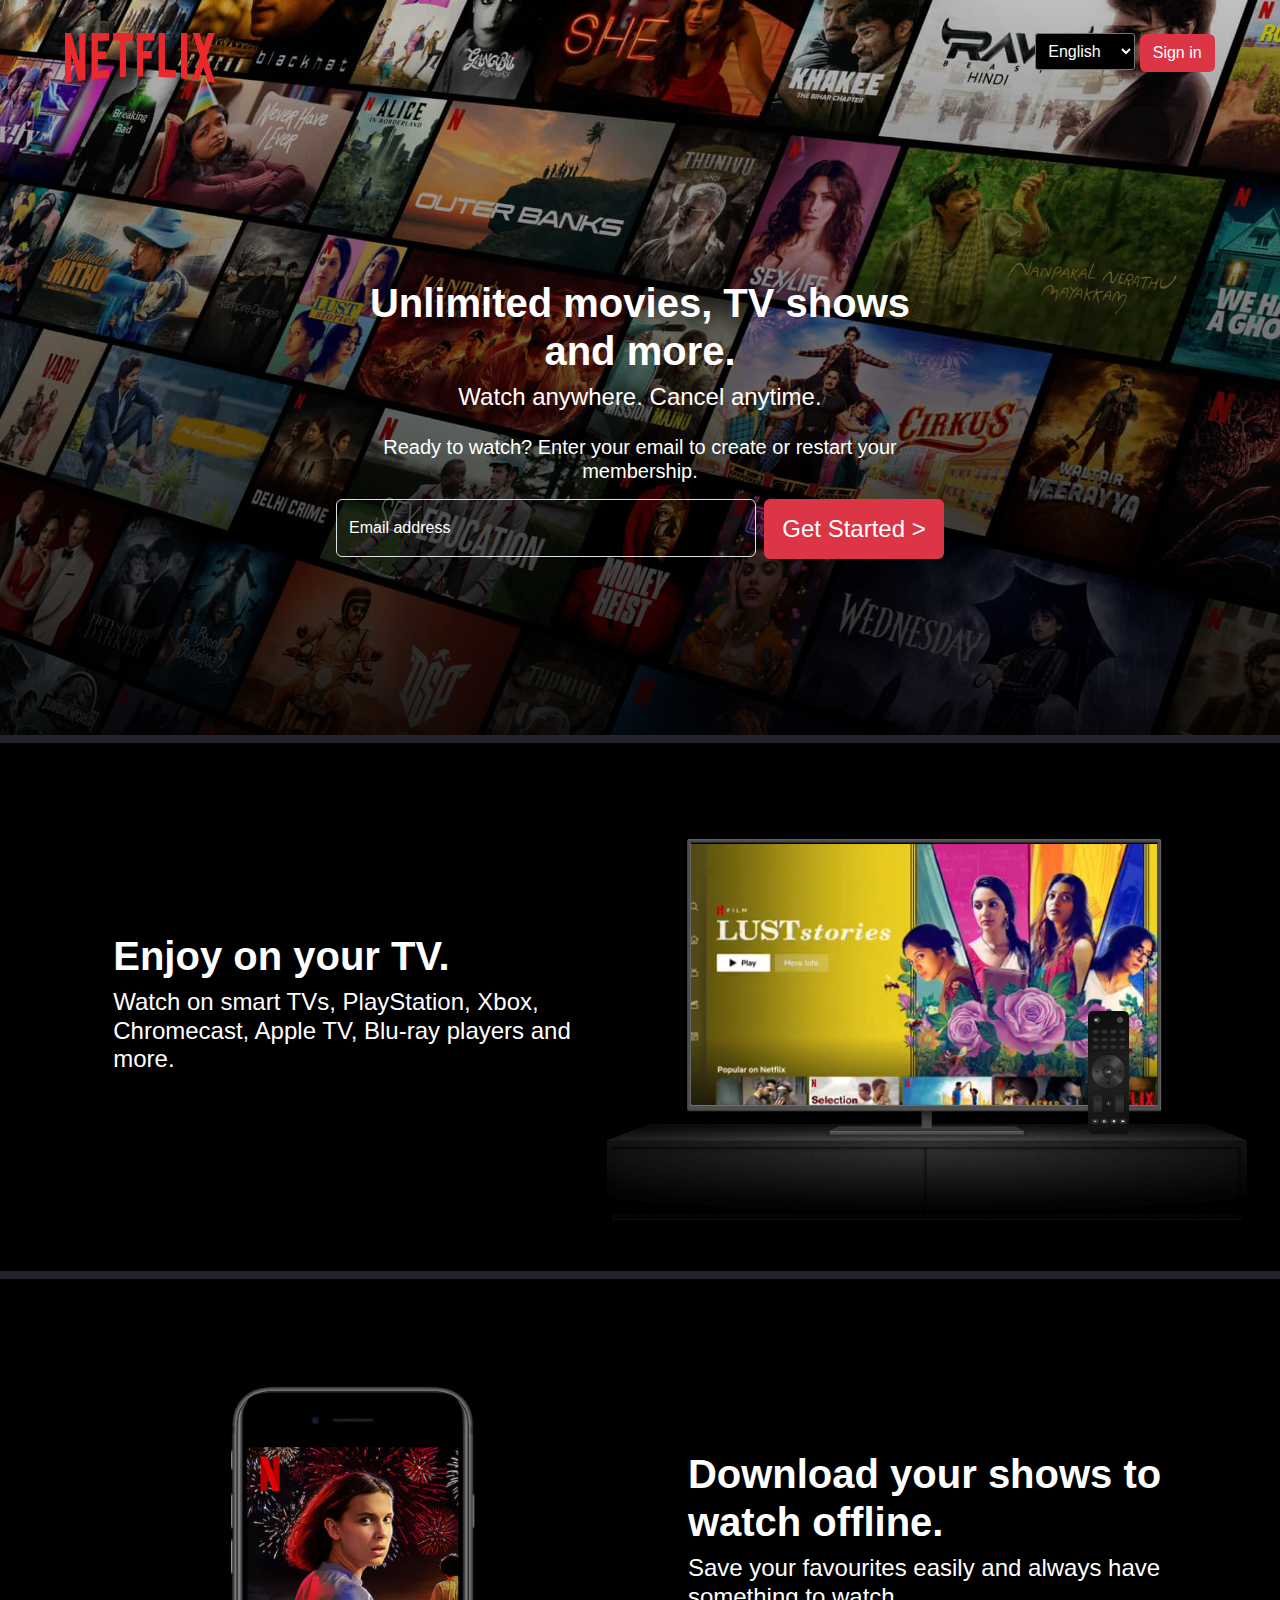
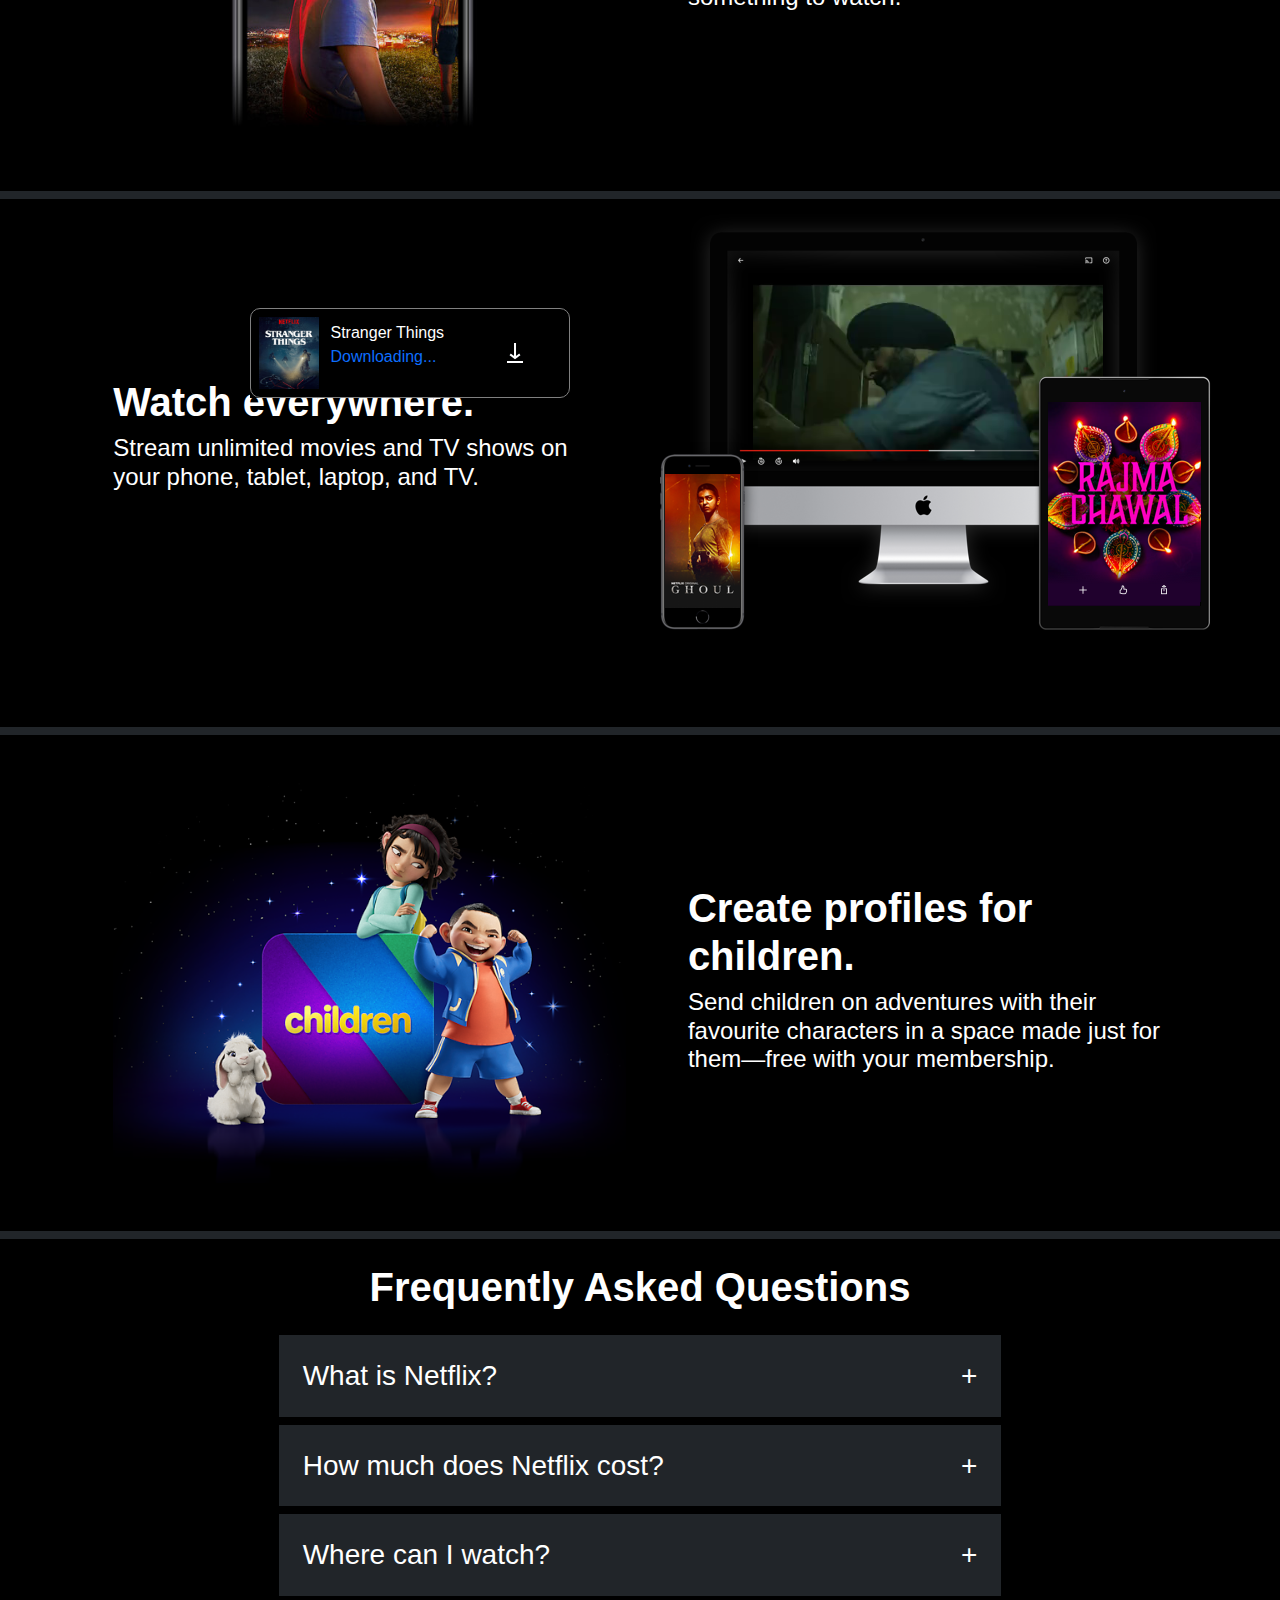
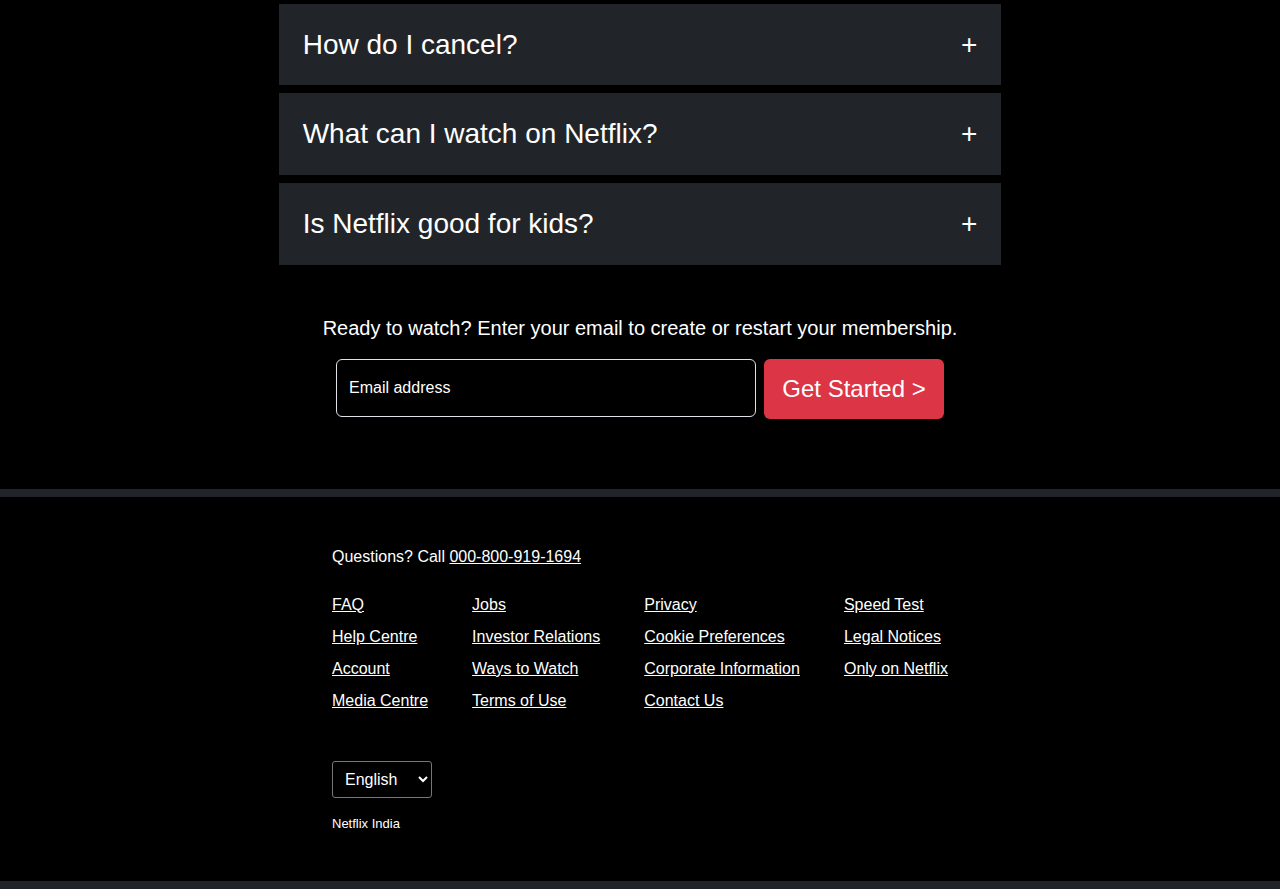
<file: index.html>
<!DOCTYPE html>
<html>

<head>
    <title>Netflix Home Page</title>
    <meta name="viewport" content="width=device-width" initial-scale="1">
    <link rel="stylesheet" href="./css/bootstrap/css/bootstrap.css" />
    <link rel="stylesheet" href="./css/bootstrap/main.css" />
    <script src="./css/bootstrap/js/bootstrap.js"></script>
</head>

<body class="bg-dark">
    <main class="container-fluid">
        <section class="row bg-success main-section mb-2">

            <header class="col-12 col-lg-11 m-auto d-flex justify-content-between">
                <img src="./Images/logo1.png" alt="" class="logo">
                <!-- <p class="h1 fw-bold p-0 m-0 text-danger">NETFLIX</p> -->
                <div>
                    <!-- <button class="btn btn-outline-light me-3">English</button> -->
                    <select class="bg-black text-white lang p-2">
                        <option>English</option>
                        <option>Hindi</option>
                    </select>
                    <button class="btn bg-danger text-white">Sign in</button>
                </div>
            </header>

            <section
                class="col-12 col-lg-6 m-auto text-white  d-flex justify-content-center flex-column align-items-center h-75">
                <p class="h1 text-center fw-bold">Unlimited movies, TV shows and more.</p>
                <p class="h4 pb-3">Watch anywhere. Cancel anytime.</p>
                <p class="pb-2 h5 text-center">Ready to watch? Enter your email to create or restart your membership.
                </p>
                <div class="d-flex gap-2 justify-content-center flex-column flex-lg-row ">
                    <div class="form-floating mb-3 input">
                        <input type="email" class="form-control text-white bg-transparent" id="floatingInput"
                            placeholder="Email address">
                        <label for="floatingInput">Email address</label>
                    </div>
                    <button class="btn bg-danger text-white but-1">Get Started ></button>
                </div>
            </section>
        </section>

        <!-- 2nd page -->

        <section class="row text-white bg-black mb-2">
            <section class=" col-11 d-lg-flex m-auto justify-content-center align-items-center">
                <article class="col-lg-5 m-lg-auto t-center mt-5">
                    <p class="h1 fw-bold">Enjoy on your TV.</p>
                    <p class="h4">Watch on smart TVs, PlayStation, Xbox, Chromecast, Apple TV, Blu-ray players and more.
                    </p>
                </article>
                <article class="col-lg-5 m-auto v-parent d-flex justify-content-center align-items-center mb-5">
                    <img src="./Images/tv-img.png" alt="" class="tv-img ">
                    <video src="./Images/video-tv-in-0819.m4v" autoplay playsinline muted loop></video>
                </article>
            </section>
        </section>

        <!-- 3rd Page -->
        <section class="row text-white bg-black mb-2">

            <section class=" col-11 d-lg-flex m-auto mb-5 mt-5 parent-1">

                <!-- parent -->
                <article class="col-12 col-lg-5 m-auto parent mb-3 d-flex justify-content-center align-items-center">
                    <img src="./Images/mobile-img.jpg" alt="" class="tv-img px-4">
                </article>

                <!-- child -->
                <section class="child">
                    <article class="d-flex box m-auto">
                        <div class="col-3">
                            <img src="./Images/boxshot.png" alt="" class="img1 p-2">
                        </div>
                        <div class="col-6 d-flex flex-column justify-content-center">
                            <p class="mb-0 ">Stranger Things</p>
                            <p class="text-primary">Downloading...</p>
                        </div class="col-2">
                        <div class="d-flex justify-content-center align-items-center">
                            <img src="./Images/download-icon.gif" alt="" class="gif">
                        </div>
                    </article>
                </section>

                <article class="col-lg-5 col-12 m-lg-auto t-center mt-5">
                    <p class="h1 fw-bold">Download your shows to watch offline.</p>
                    <p class="h4">Save your favourites easily and always have something to watch.
                    </p>
                </article>
            </section>
        </section>

        <!-- 4th page -->
        <section class="row text-white bg-black mb-2">
            <section class=" col-11 d-lg-flex m-auto mb-5">
                <article class="col-lg-5 m-lg-auto t-center mt-5">
                    <p class="h1 fw-bold">Watch everywhere.</p>
                    <p class="h4">Stream unlimited movies and TV shows on your phone, tablet, laptop, and TV.
                    </p>
                </article>

                <article class="col-lg-5 col-12 m-auto v2-parent d-flex justify-content-center align-items-center">
                    <img src="./Images/device-pile-in.png" alt="" class="tv-img">
                    <video src="./Images/video-devices-in.m4v" autoplay playsinline muted loop></video>
                </article>
            </section>
        </section>

        <!-- 5th Page -->
        <section class="row text-white bg-black mb-2">
            <section class=" col-11 d-lg-flex m-auto mb-5 mt-5">
                <article class="col-11 col-lg-5 m-auto">
                    <img src="./Images/4th-page-img.png" alt="" class="tv-img tv1">
                </article>

                <article class="col-lg-5 m-lg-auto t-center mt-5">
                    <p class="h1 fw-bold">Create profiles for<br> children.</p>
                    <p class="h4">Send children on adventures with their favourite characters in a space made just
                        for them—free with your membership.
                    </p>
                </article>
            </section>
        </section>

        <!-- 6th Page -->
        <section class="row text-white bg-black mb-2">
            <section class="col-12 col-lg-7 m-auto mb-2">
                <p class="h1 fw-bold text-center m-4">Frequently Asked Questions</p>

                <article>
                    <div class="bg-dark d-flex justify-content-between p-4" data-bs-toggle="collapse"
                        data-bs-target="#filter">
                        <p class="h3 m-0">What is Netflix?</p>
                        <p class="h3 m-0">+</p>
                    </div>
                    <div id="filter" class="collapse filter-pop-up bg-dark mt-1">
                        <p class="p-4 h4">Netflix is a streaming service that offers a wide variety of award-winning TV
                            shows, movies,
                            anime, documentaries and more – on thousands of internet-connected devices.<br>
                            <br>You can watch as much as you want, whenever you want, without a single ad – all for one
                            low monthly price. There's always something new to discover, and new TV shows and movies are
                            added every week!
                        </p>
                    </div>
                </article>

                <article class="mt-2">
                    <div class="bg-dark d-flex justify-content-between p-4" data-bs-toggle="collapse"
                        data-bs-target="#q2">
                        <p class="h3 m-0">How much does Netflix cost?</p>
                        <p class="h3 m-0">+</p>
                    </div>
                    <div id="q2" class="collapse filter-pop-up bg-dark mt-1">
                        <p class="p-4 h4">Watch Netflix on your smartphone, tablet, Smart TV, laptop, or streaming
                            device, all for one fixed monthly fee. Plans range from ₹ 149 to ₹ 649 a month. No extra
                            costs, no contracts.
                        </p>
                    </div>
                </article>

                <article class="mt-2">
                    <div class="bg-dark d-flex justify-content-between p-4" data-bs-toggle="collapse"
                        data-bs-target="#q3">
                        <p class="h3 m-0">Where can I watch?</p>
                        <p class="h3 m-0">+</p>
                    </div>
                    <div id="q3" class="collapse filter-pop-up bg-dark mt-1">
                        <p class="p-4 h4">Watch anywhere, anytime. Sign in with your Netflix account to watch instantly
                            on the web at netflix.com from your personal computer or on any internet-connected device
                            that offers the Netflix app, including smart TVs, smartphones, tablets, streaming media
                            players and game consoles.
                            <br />
                            <br />You can also download your favourite shows with the iOS, Android, or Windows 10 app.
                            Use downloads to watch while you're on the go and without an internet connection. Take
                            Netflix with you anywhere.
                        </p>
                    </div>
                </article>

                <article class="mt-2">
                    <div class="bg-dark d-flex justify-content-between p-4" data-bs-toggle="collapse"
                        data-bs-target="#q4">
                        <p class="h3 m-0">How do I cancel?</p>
                        <p class="h3 m-0">+</p>
                    </div>
                    <div id="q4" class="collapse filter-pop-up bg-dark mt-1">
                        <p class="p-4 h4">Netflix is flexible. There are no annoying contracts and no commitments. You
                            can easily cancel your account online in two clicks. There are no cancellation fees – start
                            or stop your account anytime.
                        </p>
                    </div>
                </article>

                <article class="mt-2">
                    <div class="bg-dark d-flex justify-content-between p-4" data-bs-toggle="collapse"
                        data-bs-target="#q5">
                        <p class="h3 m-0">What can I watch on Netflix?</p>
                        <p class="h3 m-0">+</p>
                    </div>
                    <div id="q5" class="collapse filter-pop-up bg-dark mt-1">
                        <p class="p-4 h4">Netflix has an extensive library of feature films, documentaries, TV shows,
                            anime, award-winning Netflix originals, and more. Watch as much as you want, anytime you
                            want.
                        </p>
                    </div>
                </article>

                <article class="mt-2 mb-5">
                    <div class="bg-dark d-flex justify-content-between p-4" data-bs-toggle="collapse"
                        data-bs-target="#q6">
                        <p class="h3 m-0">Is Netflix good for kids?</p>
                        <p class="h3 m-0">+</p>
                    </div>
                    <div id="q6" class="collapse filter-pop-up bg-dark mt-1">
                        <p class="p-4 h4">The Netflix Kids experience is included in your membership to give parents
                            control while kids enjoy family-friendly TV shows and films in their own space.
                            <br />
                            <br />
                            Kids profiles come with PIN-protected parental controls that let you restrict the maturity
                            rating of content kids can watch and block specific titles you don’t want kids to see.
                        </p>
                    </div>
                </article>

                <article class="d-flex justify-content-center flex-column align-items-center mb-5">
                    <p class="fs-5 text-center">Ready to watch? Enter your email to create or restart your membership.
                    </p>
                    <div class="d-flex gap-2 justify-content-center flex-column flex-lg-row ">
                        <div class="form-floating mb-3 input">
                            <input type="email" class="form-control text-white bg-transparent" id="floatingInput"
                                placeholder="Email address">
                            <label for="floatingInput">Email address</label>
                        </div>
                        <button class="btn bg-danger text-white but-1">Get Started ></button>
                    </div>
                </article>
            </section>
        </section>

        <!-- Footer -->
        <footer class="row text-white bg-black mb-2">
            <section class="col-12 col-lg-6 m-lg-auto text-start ms-3">
                <p class="mt-5 mb-4">Questions? Call <a href="tel:000-800-919-1694"
                        class="text-reset">000-800-919-1694</a></p>
                <section class=" d-lg-flex justify-content-between mb-4">
                    <ul class="list-unstyled">
                        <li class="mb-2"><a href="#!" class="text-reset">FAQ</a></li>
                        <li class="mb-2"></li><a href="#!" class="text-reset">Help Centre</a></li>
                        <li class="mb-2"></li><a href="#!" class="text-reset">Account</a></li>
                        <li class="mb-2"></li><a href="#!" class="text-reset">Media Centre</a></li>
                    </ul>
                    <ul class="list-unstyled">
                        <li class="mb-2"><a href="#!" class="text-reset">Jobs</a></li>
                        <li class="mb-2"><a href="#!" class="text-reset">Investor Relations</a></li>
                        <li class="mb-2"><a href="#!" class="text-reset">Ways to Watch</a></li>
                        <li class="mb-2"><a href="#!" class="text-reset">Terms of Use</a></li>
                    </ul>

                    <ul class="list-unstyled">
                        <li class="mb-2"><a href="#!" class="text-reset">Privacy</a></li>
                        <li class="mb-2"><a href="#!" class="text-reset">Cookie Preferences</a></li>
                        <li class="mb-2"><a href="#!" class="text-reset">Corporate Information</a></li>
                        <li class="mb-2"><a href="#!" class="text-reset">Contact Us</a></li>
                    </ul>

                    <ul class="list-unstyled">
                        <li class="mb-2"><a href="#!" class="text-reset">Speed Test</a></li>
                        <li class="mb-2"><a href="#!" class="text-reset">Legal Notices</a></li>
                        <li class="mb-2"><a href="#!" class="text-reset">Only on Netflix</a></li>
                    </ul>
                </section>
                <!-- <input type="text" placeholder="English" class=" px-3"> -->
                <select class="bg-black text-white lang p-2 mb-2">
                    <option>English</option>
                    <option>Hindi</option>
                </select>
                <p class="mb-5 mt-2 ni">Netflix India</p>
            </section>
        </footer>
    </main>
</body>
</html>
</file>
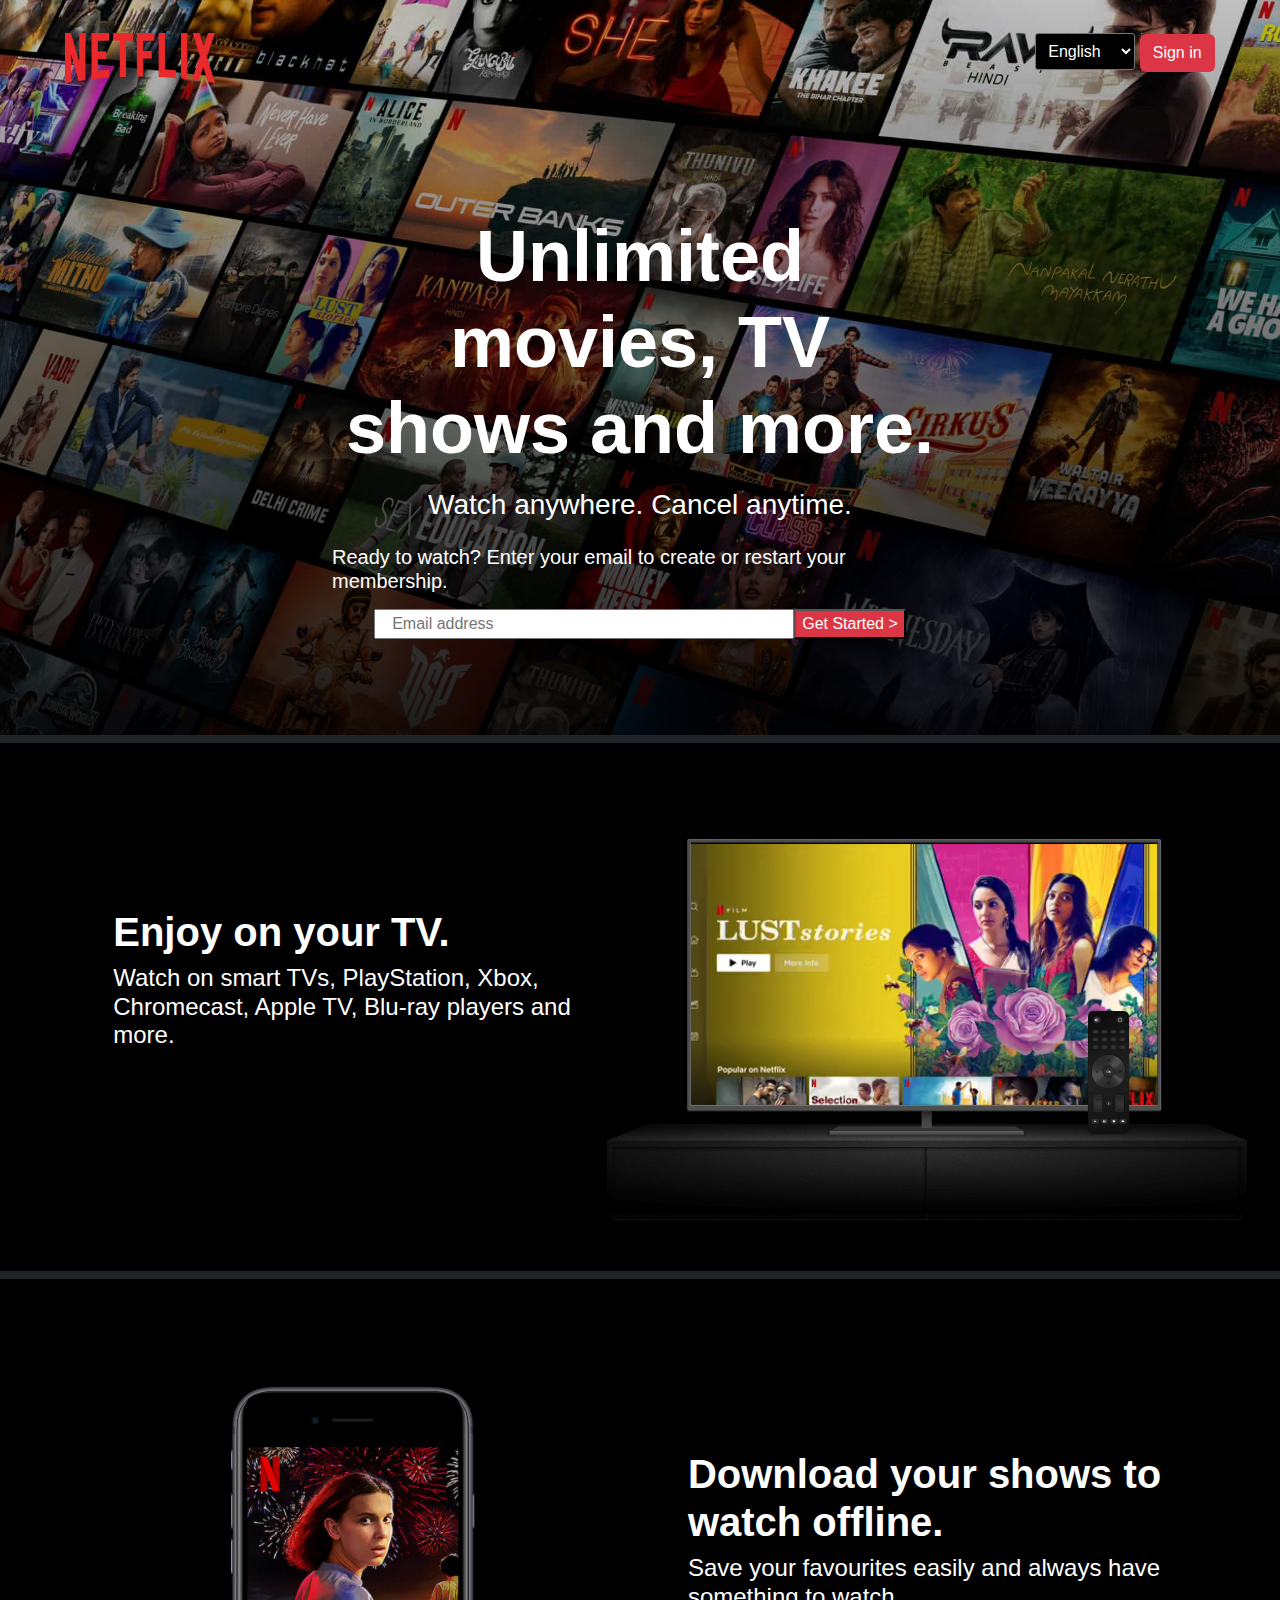
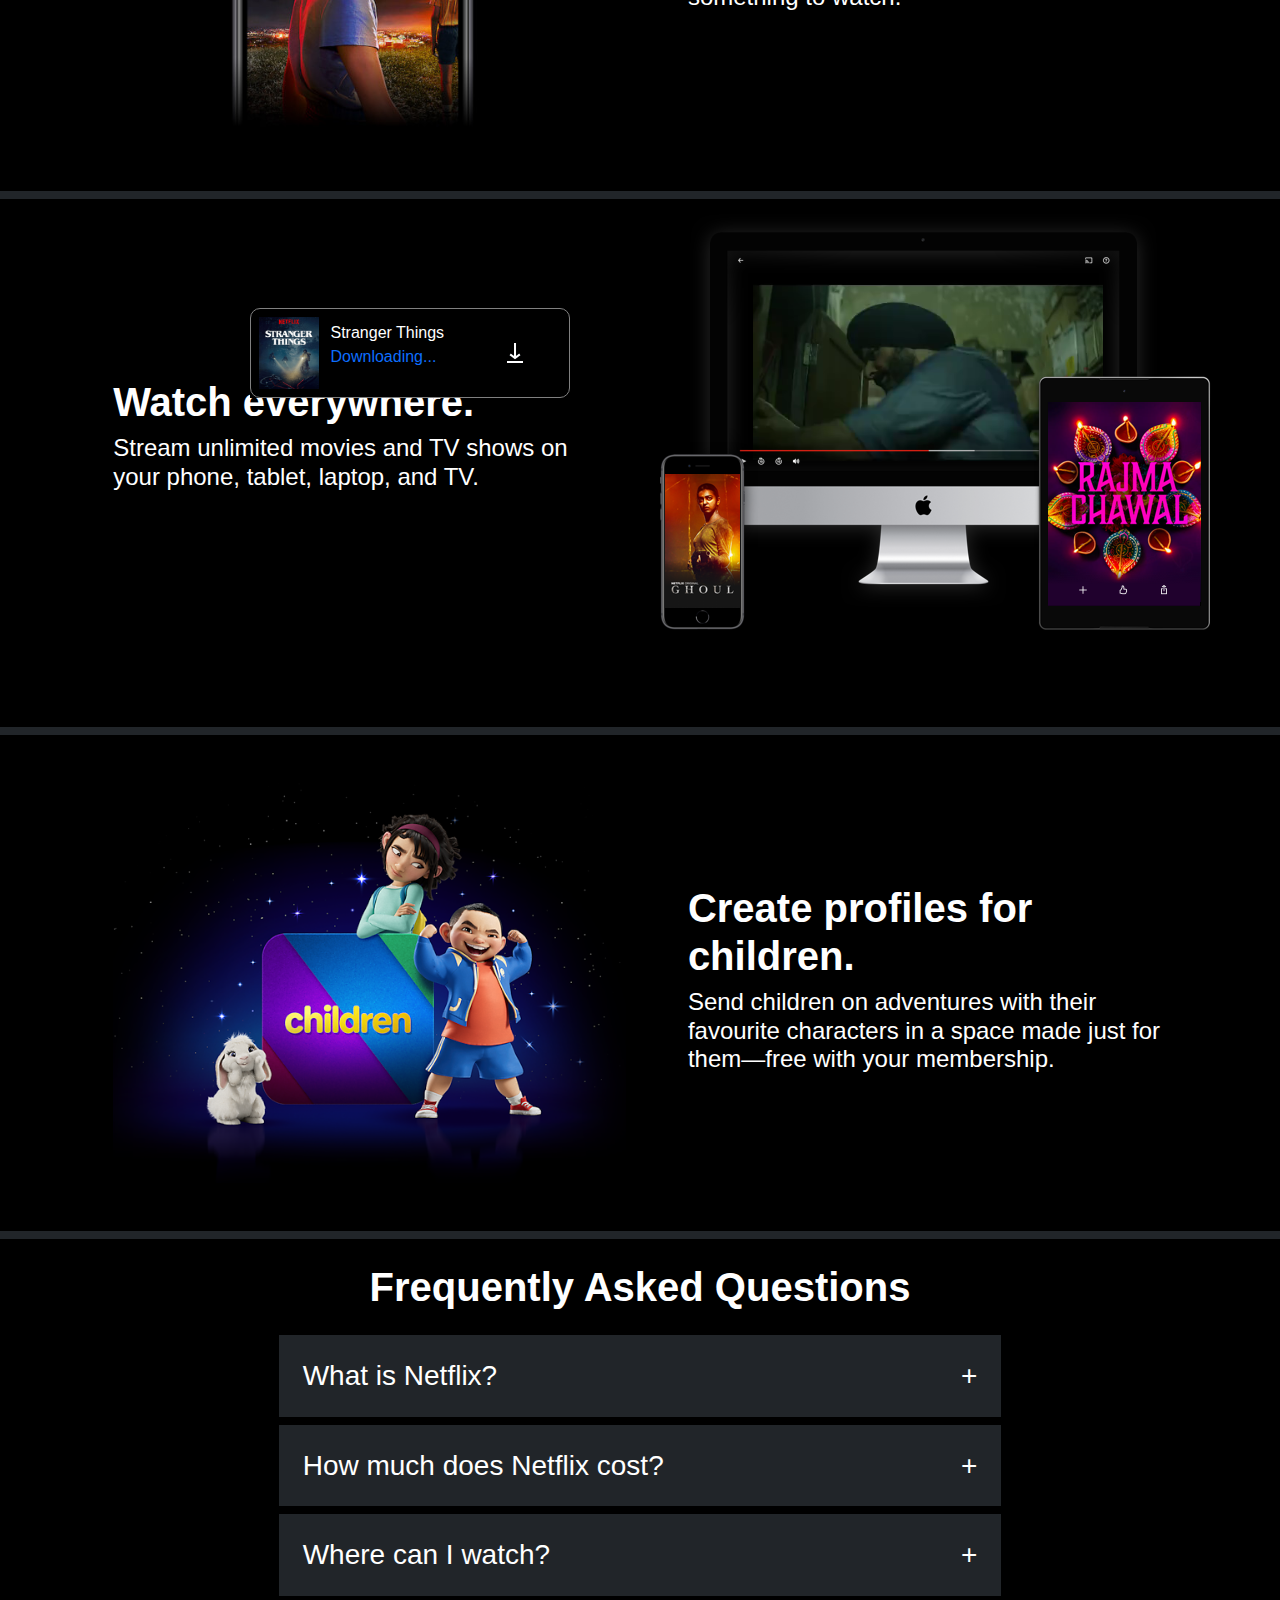
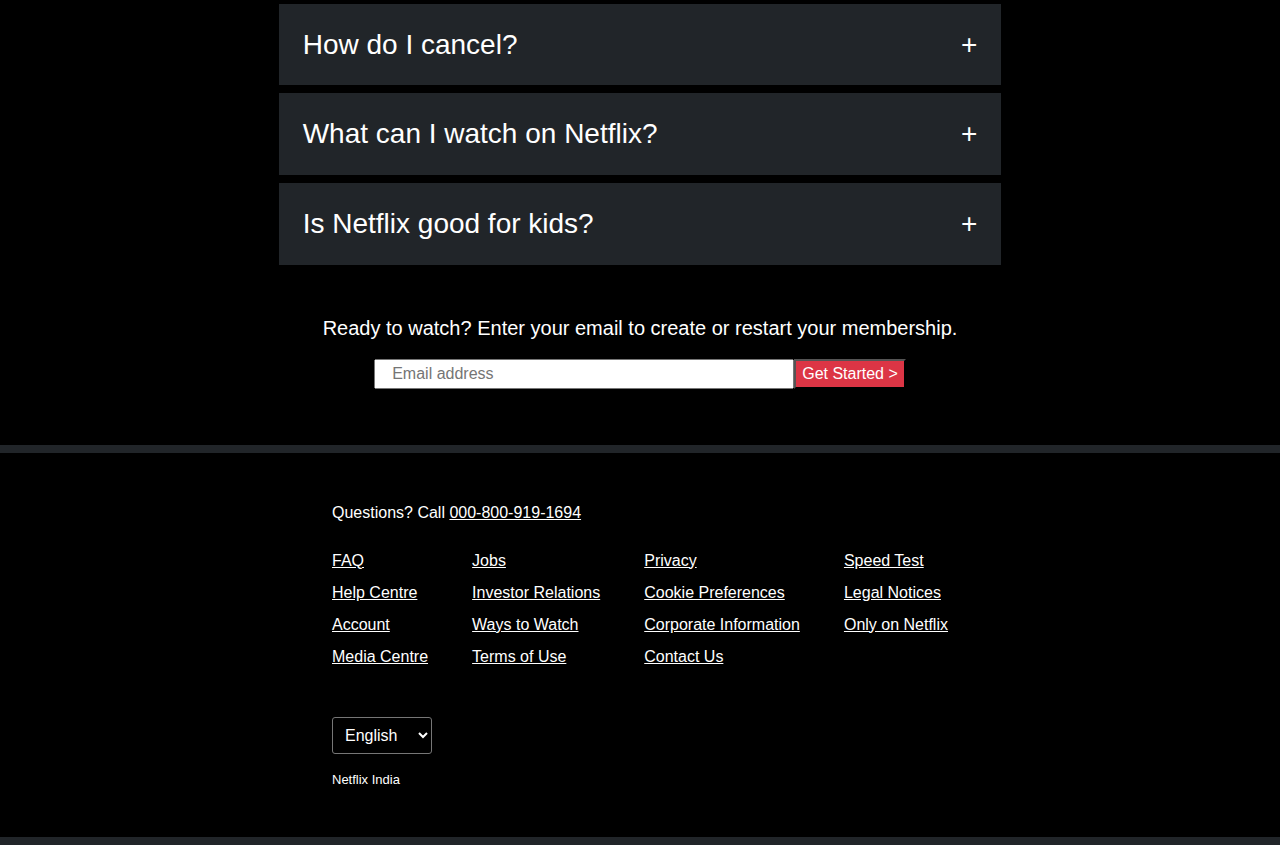
<file: abc.html>
<!DOCTYPE html>
<html>

<head>
    <title>Netflix Home Page</title>
    <meta name="viewport" content="width=device-width" initial-scale="1">
    <link rel="stylesheet" href="./css/bootstrap/css/bootstrap.css" />
    <link rel="stylesheet" href="./css/bootstrap/main.css" />
    <script src="./css/bootstrap/js/bootstrap.js"></script>
</head>

<body class="bg-dark">
    <main class="container-fluid">
        <section class="row bg-success main-section mb-2">

            <header class="col-11 m-auto d-flex justify-content-between">
                <img src="./Images/logo1.png" alt="" class="logo">
                <!-- <p class="h1 fw-bold p-0 m-0 text-danger">NETFLIX</p> -->
                <div>
                    <!-- <button class="btn btn-outline-light me-3">English</button> -->
                    <select class="bg-black text-white lang p-2">
                        <option>English</option>
                        <option>Hindi</option>
                    </select>
                    <button class="btn bg-danger text-white">Sign in</button>
                </div>
            </header>

            <section class="col-6 m-auto text-white  d-flex justify-content-center flex-column align-items-center h-75">
                <p class="display-2 text-center fw-bold">Unlimited movies, TV shows and more.</p>
                <p class="h3 pb-3">Watch anywhere. Cancel anytime.</p>
                <p class="pb-2 h5">Ready to watch? Enter your email to create or restart your membership.</p>
                <div class="d-flex input m-0">
                    <input type="text" placeholder="Email address" class="email-search px-3">
                    <button class="bg-danger started text-white">Get Started ></button>
                </div>
            </section>
        </section>

        <!-- 2nd page -->
        <section class="row text-white bg-black mb-2">
            <section class=" col-11 d-flex m-auto mb-5 justify-content-center align-items-center">
                <article class="col-5 m-auto">
                    <p class="h1 fw-bold">Enjoy on your TV.</p>
                    <p class="h4">Watch on smart TVs, PlayStation, Xbox, Chromecast, Apple TV, Blu-ray players and more.
                    </p>
                </article>
                <article class="col-5 m-auto v-parent d-flex justify-content-center align-items-center">
                    <img src="./Images/tv-img.png" alt="" class="tv-img ">
                    <video src="./Images/video-tv-in-0819.m4v" autoplay playsinline muted loop></video>
                </article>
            </section>
        </section>

        <!-- 3rd Page -->
        <section class="row text-white bg-black mb-2">

            <section class=" col-11 d-flex m-auto mb-5 mt-5">

                <!-- parent -->
                <article class="col-5 m-auto parent mb-3 d-flex justify-content-center align-items-center">
                    <img src="./Images/mobile-img.jpg" alt="" class="tv-img px-4">
                </article>

                <!-- child -->
                <section class="child">
                <article class="d-flex box m-auto">
                    <div class="col-3">
                        <img src="./Images/boxshot.png" alt="" class="img1 p-2">
                    </div>
                    <div class="col-6 d-flex flex-column justify-content-center">
                        <p class="mb-0 ">Stranger Things</p>
                        <p class="text-primary">Downloading...</p>
                    </div class="col-2">
                    <div class="d-flex justify-content-center align-items-center">
                        <img src="./Images/download-icon.gif" alt="" class="gif">
                    </div>
                </article>
            </section>

                <article class="col-5 m-auto">
                    <p class="h1 fw-bold">Download your shows to watch offline.</p>
                    <p class="h4">Save your favourites easily and always have something to watch.</p>
                </article>
            </section>
        </section>


        <!-- 4th page -->
        <section class="row text-white bg-black mb-2">
            <section class=" col-11 d-flex m-auto mb-5">
                <article class="col-5 m-auto">
                    <p class="h1 fw-bold">Watch everywhere.</p>
                    <p class="h4">Stream unlimited movies and TV shows on your phone, tablet, laptop, and TV.</p>
                </article>
                <article class="col-5 m-auto v2-parent d-flex justify-content-center align-items-center">
                    <img src="./Images/device-pile-in.png" alt="" class="tv-img">
                    <video src="./Images/video-devices-in.m4v"  autoplay playsinline muted loop></video>
                </article>
            </section>
        </section>

        <!-- 5th Page -->
        <section class="row text-white bg-black mb-2">
            <section class=" col-11 d-flex m-auto mb-5 mt-5">
                <article class="col-5 m-auto">
                    <img src="./Images/4th-page-img.png" alt="" class="tv-img">
                </article>
                <article class="col-5 m-auto">
                    <p class="h1 fw-bold">Create profiles for<br> children.</p>
                    <p class="h4 mt-2">Send children on adventures with their favourite characters in a space made just
                        for them—free with your membership.</p>
                </article>
            </section>
        </section>
        <!-- 6th Page -->
        <section class="row text-white bg-black mb-2">
            <section class="col-7 m-auto mb-2">
                <p class="h1 fw-bold text-center m-4">Frequently Asked Questions</p>

                <article>
                    <div class="bg-dark d-flex justify-content-between p-4" data-bs-toggle="collapse"
                        data-bs-target="#filter">
                        <p class="h3 m-0">What is Netflix?</p>
                        <p class="h3 m-0">+</p>
                    </div>
                    <div id="filter" class="collapse filter-pop-up bg-dark mt-1">
                        <p class="p-4 h4">Netflix is a streaming service that offers a wide variety of award-winning TV
                            shows, movies,
                            anime, documentaries and more – on thousands of internet-connected devices.<br>
                            <br>You can watch as much as you want, whenever you want, without a single ad – all for one
                            low monthly price. There's always something new to discover, and new TV shows and movies are
                            added every week!
                        </p>
                    </div>
                </article>

                <article class="mt-2">
                    <div class="bg-dark d-flex justify-content-between p-4" data-bs-toggle="collapse"
                        data-bs-target="#q2">
                        <p class="h3 m-0">How much does Netflix cost?</p>
                        <p class="h3 m-0">+</p>
                    </div>
                    <div id="q2" class="collapse filter-pop-up bg-dark mt-1">
                        <p class="p-4 h4">Watch Netflix on your smartphone, tablet, Smart TV, laptop, or streaming
                            device, all for one fixed monthly fee. Plans range from ₹ 149 to ₹ 649 a month. No extra
                            costs, no contracts.
                        </p>
                    </div>
                </article>

                <article class="mt-2">
                    <div class="bg-dark d-flex justify-content-between p-4" data-bs-toggle="collapse"
                        data-bs-target="#q3">
                        <p class="h3 m-0">Where can I watch?</p>
                        <p class="h3 m-0">+</p>
                    </div>
                    <div id="q3" class="collapse filter-pop-up bg-dark mt-1">
                        <p class="p-4 h4">Watch anywhere, anytime. Sign in with your Netflix account to watch instantly
                            on the web at netflix.com from your personal computer or on any internet-connected device
                            that offers the Netflix app, including smart TVs, smartphones, tablets, streaming media
                            players and game consoles.
                            <br />
                            <br />You can also download your favourite shows with the iOS, Android, or Windows 10 app.
                            Use downloads to watch while you're on the go and without an internet connection. Take
                            Netflix with you anywhere.
                        </p>
                    </div>
                </article>

                <article class="mt-2">
                    <div class="bg-dark d-flex justify-content-between p-4" data-bs-toggle="collapse"
                        data-bs-target="#q4">
                        <p class="h3 m-0">How do I cancel?</p>
                        <p class="h3 m-0">+</p>
                    </div>
                    <div id="q4" class="collapse filter-pop-up bg-dark mt-1">
                        <p class="p-4 h4">Netflix is flexible. There are no annoying contracts and no commitments. You
                            can easily cancel your account online in two clicks. There are no cancellation fees – start
                            or stop your account anytime.
                        </p>
                    </div>
                </article>

                <article class="mt-2">
                    <div class="bg-dark d-flex justify-content-between p-4" data-bs-toggle="collapse"
                        data-bs-target="#q5">
                        <p class="h3 m-0">What can I watch on Netflix?</p>
                        <p class="h3 m-0">+</p>
                    </div>
                    <div id="q5" class="collapse filter-pop-up bg-dark mt-1">
                        <p class="p-4 h4">Netflix has an extensive library of feature films, documentaries, TV shows,
                            anime, award-winning Netflix originals, and more. Watch as much as you want, anytime you
                            want.
                        </p>
                    </div>
                </article>

                <article class="mt-2 mb-5">
                    <div class="bg-dark d-flex justify-content-between p-4" data-bs-toggle="collapse"
                        data-bs-target="#q6">
                        <p class="h3 m-0">Is Netflix good for kids?</p>
                        <p class="h3 m-0">+</p>
                    </div>
                    <div id="q6" class="collapse filter-pop-up bg-dark mt-1">
                        <p class="p-4 h4">The Netflix Kids experience is included in your membership to give parents
                            control while kids enjoy family-friendly TV shows and films in their own space.
                            <br />
                            <br />
                            Kids profiles come with PIN-protected parental controls that let you restrict the maturity
                            rating of content kids can watch and block specific titles you don’t want kids to see.
                        </p>
                    </div>
                </article>

                <article class="d-flex justify-content-center flex-column align-items-center mb-5">
                    <p class="fs-5">Ready to watch? Enter your email to create or restart your membership.</p>
                    <div class="d-flex input m-0">
                        <input type="text" placeholder="Email address" class="email-search px-3">
                        <button class="bg-danger started text-white">Get Started ></button>
                    </div>
                </article>
            </section>
        </section>

        <!-- Footer -->
        <footer class="row text-white bg-black mb-2">
            <section class="col-6 m-auto text-start">
                <p class="mt-5 mb-4">Questions? Call <a href="tel:000-800-919-1694"
                        class="text-reset">000-800-919-1694</a></p>
                <section class=" d-flex justify-content-between mb-4">
                    <ul class="list-unstyled">
                        <li class="mb-2"><a href="#!" class="text-reset">FAQ</a></li>
                        <li class="mb-2"></li><a href="#!" class="text-reset">Help Centre</a></li>
                        <li class="mb-2"></li><a href="#!" class="text-reset">Account</a></li>
                        <li class="mb-2"></li><a href="#!" class="text-reset">Media Centre</a></li>
                    </ul>
                    <ul class="list-unstyled">
                        <li class="mb-2"><a href="#!" class="text-reset">Jobs</a></li>
                        <li class="mb-2"><a href="#!" class="text-reset">Investor Relations</a></li>
                        <li class="mb-2"><a href="#!" class="text-reset">Ways to Watch</a></li>
                        <li class="mb-2"><a href="#!" class="text-reset">Terms of Use</a></li>
                    </ul>

                    <ul class="list-unstyled">
                        <li class="mb-2"><a href="#!" class="text-reset">Privacy</a></li>
                        <li class="mb-2"><a href="#!" class="text-reset">Cookie Preferences</a></li>
                        <li class="mb-2"><a href="#!" class="text-reset">Corporate Information</a></li>
                        <li class="mb-2"><a href="#!" class="text-reset">Contact Us</a></li>
                    </ul>

                    <ul class="list-unstyled">
                        <li class="mb-2"><a href="#!" class="text-reset">Speed Test</a></li>
                        <li class="mb-2"><a href="#!" class="text-reset">Legal Notices</a></li>
                        <li class="mb-2"><a href="#!" class="text-reset">Only on Netflix</a></li>
                    </ul>
                </section>
                <!-- <input type="text" placeholder="English" class=" px-3"> -->
                <select class="bg-black text-white lang p-2 mb-2">
                    <option>English</option>
                    <option>Hindi</option>
                </select>
                <p class="mb-5 mt-2 ni">Netflix India</p>
            </section>
        </footer>
    </main>
</body>

</html>
</file>
<file: css/bootstrap/main.css>
/* 
@font-face {
    font-family: Poppins;
    src: url("/Fonts/Poppins/Poppins-Regular.ttf");
} */

*{
    margin: 0;
    box-sizing: border-box;
}

body{
    font-family:  Arial, Helvetica, sans-serif;
}

.main-section{
    height: 735px;
    background-image:linear-gradient(transparent,#000000da), url(/Images/Background-image.jpg);
    background-size: cover;
    background-repeat: no-repeat;
    background-position: center;
    /* background-attachment: ; */
    /* gradient appying more then one color */
}

.logo{
    height:50px;
    width: 150px;
}

.input > input{
    width: 420px;
}

.but-1{
    width: 180px;
    height: 60px;
    font-size: 1.5rem;
}

.tv-img{
    height: 400px;
}

.box{
    height: 90px;
    width: 320px;
    border-radius: 10px;
    border: 1px solid gray;
}

.img1{
    width: 95%;
    height: 100%;
}

.lang{
    width: 100px;
    /* height: 60px; */
    border-radius: 3px;
}

.ni{
    font-size: 13px;
}

.parent{
    position: relative;
}

.child{
    position: absolute;
    z-index: 1;
    left: 250px;
    top: 212%;
    background-color: black;
}

.gif{
    height: 50px;
}

.v-parent{
    position: relative;
}


.v-parent > img{
    position: relative;
    height: 100%;
    z-index: 1;
}

.v-parent > video {
    position: absolute;
    height: 58%;
}

.v2-parent{
    position: relative;
}

.v2-parent > img{
    position: relative;
    height: 100%;
    z-index: 1;
}

.v2-parent > video{
    position: absolute;
    bottom: 39%;
    height: 50%;
    width: 73%;
    
}

@media screen and (max-width:576px) {
    .main-section{
        height: 600px;
        background-image:linear-gradient(transparent,#000000), url(/Images/Background-image.jpg);
        background-size: cover;
        background-repeat: no-repeat;
        background-position: center;
        /* background-attachment: ; */
        /* gradient appying more then one color */
    }

    .logo{
        height:30px;
        width: 100px;
    }
    
    .input > input{
        width: 300px;
    }
    
    .but-1{
        width: 150px;
        height: 50px;
        font-size: 1rem;
        
    }

    .tv-img{
        width: 400px;
        height: 300px;
    }

    .t-center{
        text-align: center;
    }

    .parent-1{
        position: relative;
    }
    .parent{
        position: relative;
    }
    
    .child{
        position: absolute;
        z-index: 1;
        left: 30px;
        top: 43%;
        background-color: black;
    }

    .box{
        height: 70px;
        width: 270px;
        border-radius: 10px;
        border: 1px solid gray;
    }

    .tv1{
        width: 350px;
        height: 300px;
    }
}
</file>
